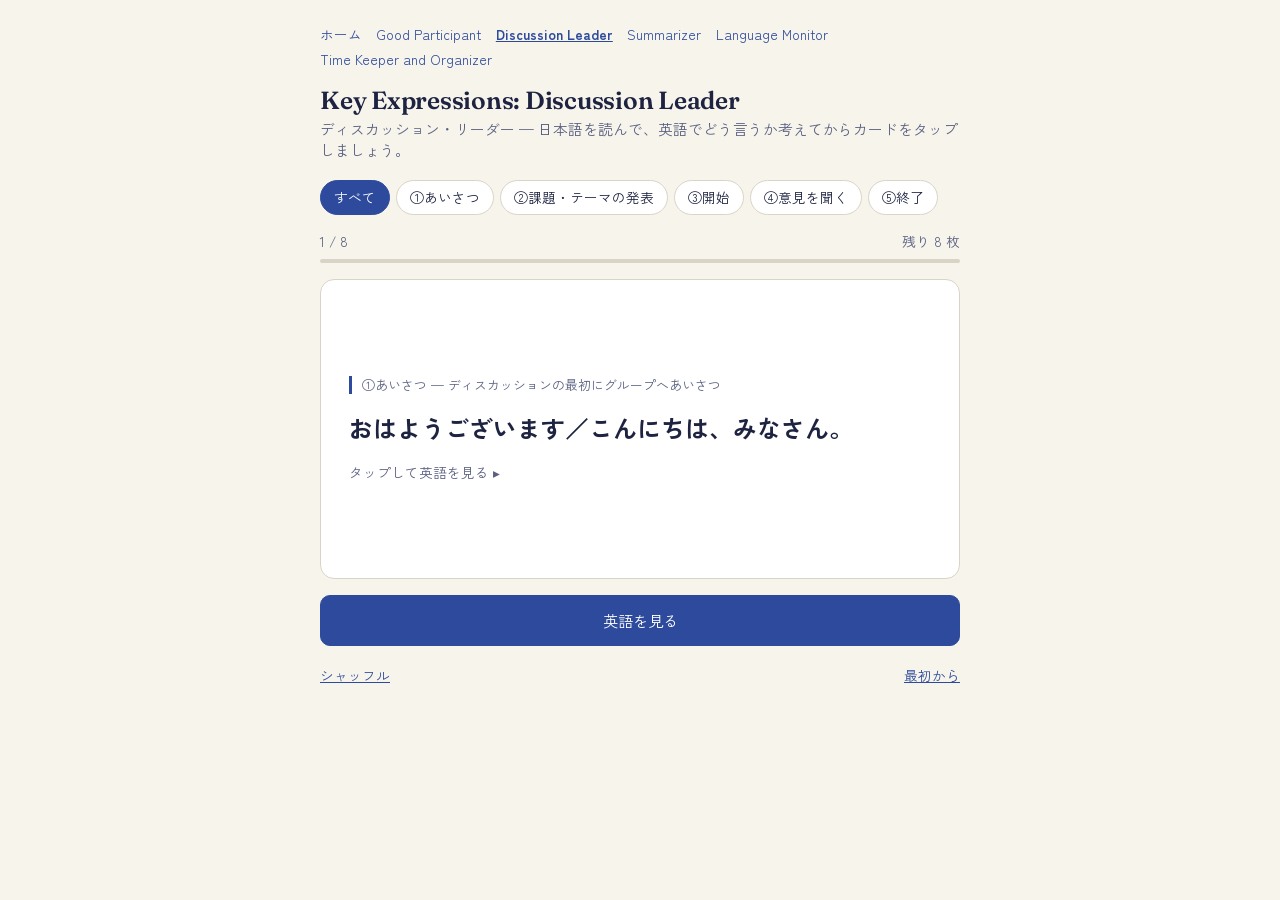
<file: leader.html>
<!DOCTYPE html>
<html lang="ja">
<head>
<meta charset="UTF-8">
<meta name="viewport" content="width=device-width, initial-scale=1.0">
<title>Discussion Leader — Key Expressions Flashcards</title>
<link rel="preconnect" href="https://fonts.googleapis.com">
<link href="https://fonts.googleapis.com/css2?family=Zen+Kaku+Gothic+New:wght@400;500;700&family=Fraunces:ital,opsz,wght@0,9..144,500;0,9..144,600;1,9..144,500&display=swap" rel="stylesheet">
<link rel="stylesheet" href="flashcards.css">
</head>
<body>
<nav class="nav"><a href="index.html">ホーム</a>
<a href="participant.html">Good Participant</a>
<a href="leader.html" aria-current="page">Discussion Leader</a>
<a href="summarizer.html">Summarizer</a>
<a href="monitor.html">Language Monitor</a>
<a href="timekeeper.html">Time Keeper and Organizer</a></nav>
<header>
  <h1>Key Expressions: Discussion Leader</h1>
  <p>ディスカッション・リーダー — 日本語を読んで、英語でどう言うか考えてからカードをタップしましょう。</p>
</header>

<div class="filters" id="filters" role="group" aria-label="カテゴリー"></div>

<div class="status"><span id="counter"></span><span id="remaining"></span></div>
<div class="bar"><i id="bar"></i></div>

<div class="card" id="card" tabindex="0" role="button" aria-label="カードをめくる">
  <span class="context" id="context"></span>
  <p class="jp" id="jp"></p>
  <p class="en" id="en"></p>
  <p class="hint">タップして英語を見る ▸</p>
</div>

<div class="actions">
  <button class="primary show" id="showBtn">英語を見る</button>
  <div class="grade">
    <button class="again" id="againBtn">もう一度 (Again)</button>
    <button class="good" id="goodBtn">覚えた (Got it)</button>
  </div>
</div>

<div class="tools">
  <button id="shuffleBtn">シャッフル</button>
  <button id="resetBtn">最初から</button>
</div>

<div class="done" id="done">
  <h2>Finished!</h2>
  <p id="doneMsg"></p>
  <div class="actions" style="margin:0"><button class="primary" id="restartBtn">もう一度練習する</button></div>
</div>

<script>
const DECK = {
  "cats": {
    "greet": "①あいさつ",
    "announce": "②課題・テーマの発表",
    "startd": "③開始",
    "ask": "④意見を聞く",
    "end": "⑤終了"
  },
  "cards": [
    {
      "c": "greet",
      "ctx": "ディスカッションの最初にグループへあいさつ",
      "jp": "おはようございます／こんにちは、みなさん。",
      "en": "Good morning / Hello, everyone."
    },
    {
      "c": "announce",
      "ctx": "今日の課題やテーマを伝えるとき",
      "jp": "私たちの課題（テーマ）は〜です。",
      "en": "Our task / topic is …"
    },
    {
      "c": "announce",
      "ctx": "やるべきことを説明するとき",
      "jp": "やることはこうです。私たちは〜することになっています。",
      "en": "Here's what we have to do. We're supposed to …"
    },
    {
      "c": "startd",
      "ctx": "話し合いを始める合図",
      "jp": "では、始めましょうか。",
      "en": "So, let's get started, shall we?"
    },
    {
      "c": "ask",
      "ctx": "メンバーに意見を求めるとき（基本）",
      "jp": "あなたはどうですか？このテーマについてどう思いますか？",
      "en": "How about you? What do you think about this topic?"
    },
    {
      "c": "ask",
      "ctx": "メンバーの見方・立場を聞くとき",
      "jp": "このテーマについて、あなたの見方（立場）はどうですか？",
      "en": "What's your view / position on this topic?"
    },
    {
      "c": "ask",
      "ctx": "メンバーの意見を聞くとき",
      "jp": "このテーマについて、あなたの意見は？",
      "en": "What's your opinion about this topic?"
    },
    {
      "c": "end",
      "ctx": "時間切れを伝えて締めくくるとき",
      "jp": "すみません、時間になりました。みなさん、よい話し合いをありがとうございました。",
      "en": "Sorry, that's all the time we have. Thanks, everyone, for a good discussion."
    }
  ]
};
</script>
<script src="flashcards.js"></script>
</body>
</html>
</file>
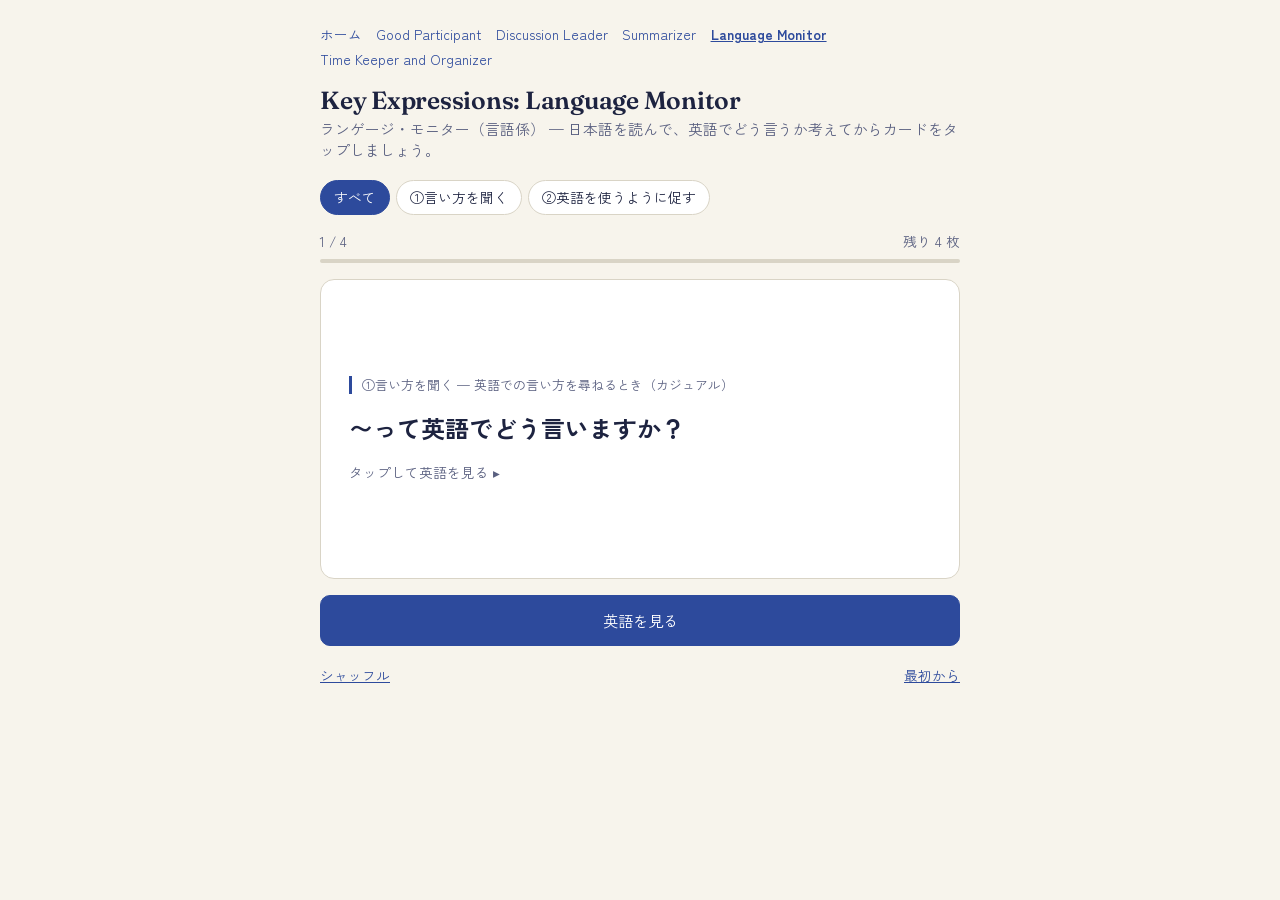
<file: monitor.html>
<!DOCTYPE html>
<html lang="ja">
<head>
<meta charset="UTF-8">
<meta name="viewport" content="width=device-width, initial-scale=1.0">
<title>Language Monitor — Key Expressions Flashcards</title>
<link rel="preconnect" href="https://fonts.googleapis.com">
<link href="https://fonts.googleapis.com/css2?family=Zen+Kaku+Gothic+New:wght@400;500;700&family=Fraunces:ital,opsz,wght@0,9..144,500;0,9..144,600;1,9..144,500&display=swap" rel="stylesheet">
<link rel="stylesheet" href="flashcards.css">
</head>
<body>
<nav class="nav"><a href="index.html">ホーム</a>
<a href="participant.html">Good Participant</a>
<a href="leader.html">Discussion Leader</a>
<a href="summarizer.html">Summarizer</a>
<a href="monitor.html" aria-current="page">Language Monitor</a>
<a href="timekeeper.html">Time Keeper and Organizer</a></nav>
<header>
  <h1>Key Expressions: Language Monitor</h1>
  <p>ランゲージ・モニター（言語係） — 日本語を読んで、英語でどう言うか考えてからカードをタップしましょう。</p>
</header>

<div class="filters" id="filters" role="group" aria-label="カテゴリー"></div>

<div class="status"><span id="counter"></span><span id="remaining"></span></div>
<div class="bar"><i id="bar"></i></div>

<div class="card" id="card" tabindex="0" role="button" aria-label="カードをめくる">
  <span class="context" id="context"></span>
  <p class="jp" id="jp"></p>
  <p class="en" id="en"></p>
  <p class="hint">タップして英語を見る ▸</p>
</div>

<div class="actions">
  <button class="primary show" id="showBtn">英語を見る</button>
  <div class="grade">
    <button class="again" id="againBtn">もう一度 (Again)</button>
    <button class="good" id="goodBtn">覚えた (Got it)</button>
  </div>
</div>

<div class="tools">
  <button id="shuffleBtn">シャッフル</button>
  <button id="resetBtn">最初から</button>
</div>

<div class="done" id="done">
  <h2>Finished!</h2>
  <p id="doneMsg"></p>
  <div class="actions" style="margin:0"><button class="primary" id="restartBtn">もう一度練習する</button></div>
</div>

<script>
const DECK = {
  "cats": {
    "help": "①言い方を聞く",
    "english": "②英語を使うように促す"
  },
  "cards": [
    {
      "c": "help",
      "ctx": "英語での言い方を尋ねるとき（カジュアル）",
      "jp": "〜って英語でどう言いますか？",
      "en": "How do you say …?"
    },
    {
      "c": "help",
      "ctx": "英語での言い方をグループに尋ねるとき",
      "jp": "〜は英語でどう言えばいいですか？",
      "en": "How can we say … in English?"
    },
    {
      "c": "english",
      "ctx": "日本語を使っているメンバーに注意するとき",
      "jp": "すみませんが、ディスカッション中は日本語を話さないでください。",
      "en": "Excuse me, but please don't speak Japanese during the discussion."
    },
    {
      "c": "english",
      "ctx": "英語で言い直すようお願いするとき",
      "jp": "それを英語で言ってもらえますか？",
      "en": "Could you say that in English, please?"
    }
  ]
};
</script>
<script src="flashcards.js"></script>
</body>
</html>
</file>
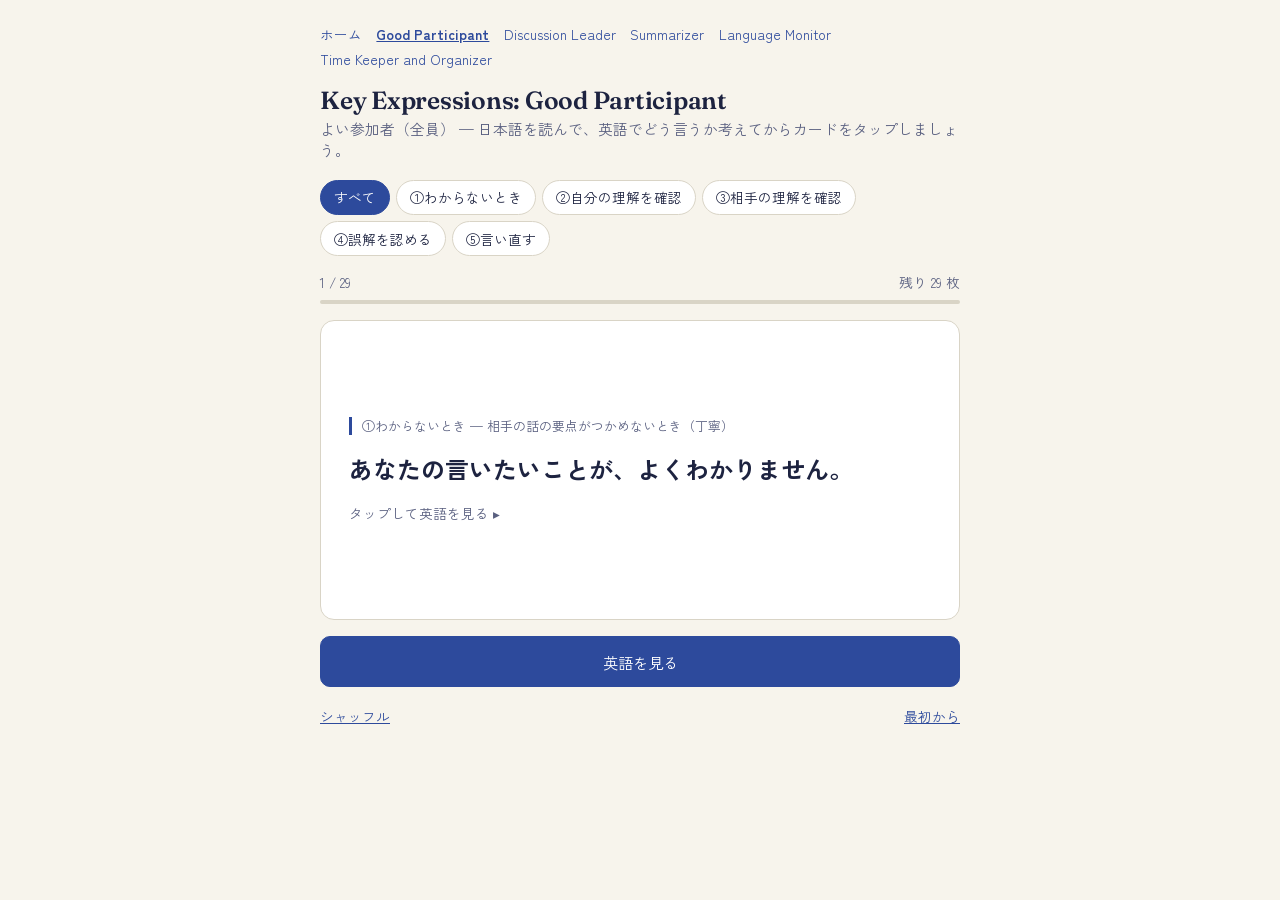
<file: participant.html>
<!DOCTYPE html>
<html lang="ja">
<head>
<meta charset="UTF-8">
<meta name="viewport" content="width=device-width, initial-scale=1.0">
<title>Good Participant — Key Expressions Flashcards</title>
<link rel="preconnect" href="https://fonts.googleapis.com">
<link href="https://fonts.googleapis.com/css2?family=Zen+Kaku+Gothic+New:wght@400;500;700&family=Fraunces:ital,opsz,wght@0,9..144,500;0,9..144,600;1,9..144,500&display=swap" rel="stylesheet">
<link rel="stylesheet" href="flashcards.css">
</head>
<body>
<nav class="nav"><a href="index.html">ホーム</a>
<a href="participant.html" aria-current="page">Good Participant</a>
<a href="leader.html">Discussion Leader</a>
<a href="summarizer.html">Summarizer</a>
<a href="monitor.html">Language Monitor</a>
<a href="timekeeper.html">Time Keeper and Organizer</a></nav>
<header>
  <h1>Key Expressions: Good Participant</h1>
  <p>よい参加者（全員） — 日本語を読んで、英語でどう言うか考えてからカードをタップしましょう。</p>
</header>

<div class="filters" id="filters" role="group" aria-label="カテゴリー"></div>

<div class="status"><span id="counter"></span><span id="remaining"></span></div>
<div class="bar"><i id="bar"></i></div>

<div class="card" id="card" tabindex="0" role="button" aria-label="カードをめくる">
  <span class="context" id="context"></span>
  <p class="jp" id="jp"></p>
  <p class="en" id="en"></p>
  <p class="hint">タップして英語を見る ▸</p>
</div>

<div class="actions">
  <button class="primary show" id="showBtn">英語を見る</button>
  <div class="grade">
    <button class="again" id="againBtn">もう一度 (Again)</button>
    <button class="good" id="goodBtn">覚えた (Got it)</button>
  </div>
</div>

<div class="tools">
  <button id="shuffleBtn">シャッフル</button>
  <button id="resetBtn">最初から</button>
</div>

<div class="done" id="done">
  <h2>Finished!</h2>
  <p id="doneMsg"></p>
  <div class="actions" style="margin:0"><button class="primary" id="restartBtn">もう一度練習する</button></div>
</div>

<script>
const DECK = {
  "cats": {
    "dont": "①わからないとき",
    "checkMe": "②自分の理解を確認",
    "checkYou": "③相手の理解を確認",
    "ack": "④誤解を認める",
    "rephrase": "⑤言い直す"
  },
  "cards": [
    {
      "c": "dont",
      "ctx": "相手の話の要点がつかめないとき（丁寧）",
      "jp": "あなたの言いたいことが、よくわかりません。",
      "en": "I'm not sure I fully understand what you're trying to say."
    },
    {
      "c": "dont",
      "ctx": "相手の発言の意味を正確に知りたいとき",
      "jp": "それは、正確にはどういう意味ですか？",
      "en": "What exactly do you mean by that?"
    },
    {
      "c": "dont",
      "ctx": "もう少し詳しく説明してほしいとき",
      "jp": "それについて、もう少し説明してもらえますか？",
      "en": "Could you explain a bit more what you mean by that?"
    },
    {
      "c": "dont",
      "ctx": "聞き取れなかったとき（丁寧）",
      "jp": "すみません、もう一度言ってもらえますか？",
      "en": "I'm sorry, but could you repeat that?"
    },
    {
      "c": "dont",
      "ctx": "意味を尋ねるとき（カジュアル）",
      "jp": "どういう意味ですか？",
      "en": "What do you mean?"
    },
    {
      "c": "dont",
      "ctx": "知らない言葉が出てきたとき",
      "jp": "〜って何ですか？",
      "en": "What is …?"
    },
    {
      "c": "dont",
      "ctx": "一言で聞き返すとき",
      "jp": "え、何ですか？（もう一度お願いします）",
      "en": "Pardon?"
    },
    {
      "c": "dont",
      "ctx": "聞き返すとき（カジュアル）",
      "jp": "もう一度言ってもらえますか？",
      "en": "Could you say that again?"
    },
    {
      "c": "dont",
      "ctx": "最後の言葉だけ聞き逃したとき",
      "jp": "すみません、最後の言葉は何でしたか？",
      "en": "Sorry, what was the last word?"
    },
    {
      "c": "checkMe",
      "ctx": "自分の理解を確認するとき（丁寧・長め）",
      "jp": "私の理解が正しければ、あなたが言っているのは〜ということですね。",
      "en": "If I understand you correctly, what you're saying is that …"
    },
    {
      "c": "checkMe",
      "ctx": "間違っていたら直してほしいと前置きするとき",
      "jp": "間違っていたら直してほしいのですが、〜と言っているようですね。",
      "en": "Correct me if I'm wrong, but you seem to be saying that …"
    },
    {
      "c": "checkMe",
      "ctx": "相手の意図をまとめて確認するとき",
      "jp": "正しく理解できていれば、〜という意味ですね。",
      "en": "If I've understood correctly, you mean …"
    },
    {
      "c": "checkMe",
      "ctx": "短く意味を確認するとき",
      "jp": "〜ということですか？",
      "en": "Do you mean …?"
    },
    {
      "c": "checkMe",
      "ctx": "相手の主張を確認するとき",
      "jp": "〜と言っているのですか？",
      "en": "Are you saying …?"
    },
    {
      "c": "checkMe",
      "ctx": "聞き取った内容を確認するとき",
      "jp": "〜と言いましたか？",
      "en": "Did you say …?"
    },
    {
      "c": "checkMe",
      "ctx": "確認して同意を求めるとき（カジュアル）",
      "jp": "つまり〜ということですよね？",
      "en": "So, you mean …, right?"
    },
    {
      "c": "checkMe",
      "ctx": "自分のまとめが合っているか聞くとき",
      "jp": "これで合っていますか？",
      "en": "Have I got this right?"
    },
    {
      "c": "checkYou",
      "ctx": "一言で相手の理解を確認するとき",
      "jp": "いいですか？（わかりましたか？）",
      "en": "Okay?"
    },
    {
      "c": "checkYou",
      "ctx": "説明が伝わったか確認するとき",
      "jp": "わかりましたか？（はっきりしていますか？）",
      "en": "Is that clear?"
    },
    {
      "c": "checkYou",
      "ctx": "話についてきているか確認するとき",
      "jp": "ついてきていますか？",
      "en": "Are you with me?"
    },
    {
      "c": "checkYou",
      "ctx": "自分の発言が理解されたか確認するとき",
      "jp": "私が言ったこと、わかりましたか？",
      "en": "Could you understand what I said?"
    },
    {
      "c": "checkYou",
      "ctx": "言いたいことが伝わったか確認するとき",
      "jp": "私の言いたいこと、わかりますか？",
      "en": "Do you get what I mean?"
    },
    {
      "c": "ack",
      "ctx": "誤解されたと気づいたとき",
      "jp": "すみません、それは私が言いたかったことと少し違います。",
      "en": "I'm sorry, that isn't quite what I meant."
    },
    {
      "c": "ack",
      "ctx": "自分の説明不足を認めるとき",
      "jp": "私の説明がわかりにくかったかもしれません。",
      "en": "Perhaps I haven't made myself clear."
    },
    {
      "c": "ack",
      "ctx": "誤解があると丁寧に指摘するとき",
      "jp": "少し誤解があるようです。",
      "en": "I'm afraid there seems to be a slight misunderstanding."
    },
    {
      "c": "rephrase",
      "ctx": "別の言い方で説明し直すとき",
      "jp": "別の言い方をしますね。",
      "en": "Let me put it another way."
    },
    {
      "c": "rephrase",
      "ctx": "言いたかったことを説明し直すとき",
      "jp": "私が言おうとしていたのは〜です。",
      "en": "What I was trying to say was …"
    },
    {
      "c": "rephrase",
      "ctx": "本当の意図を伝え直すとき",
      "jp": "私が言いたかったのは〜です。",
      "en": "What I meant was …"
    },
    {
      "c": "rephrase",
      "ctx": "言い直す前の一言（やや丁寧）",
      "jp": "言い直させてください。",
      "en": "Allow me to rephrase that."
    }
  ]
};
</script>
<script src="flashcards.js"></script>
</body>
</html>
</file>
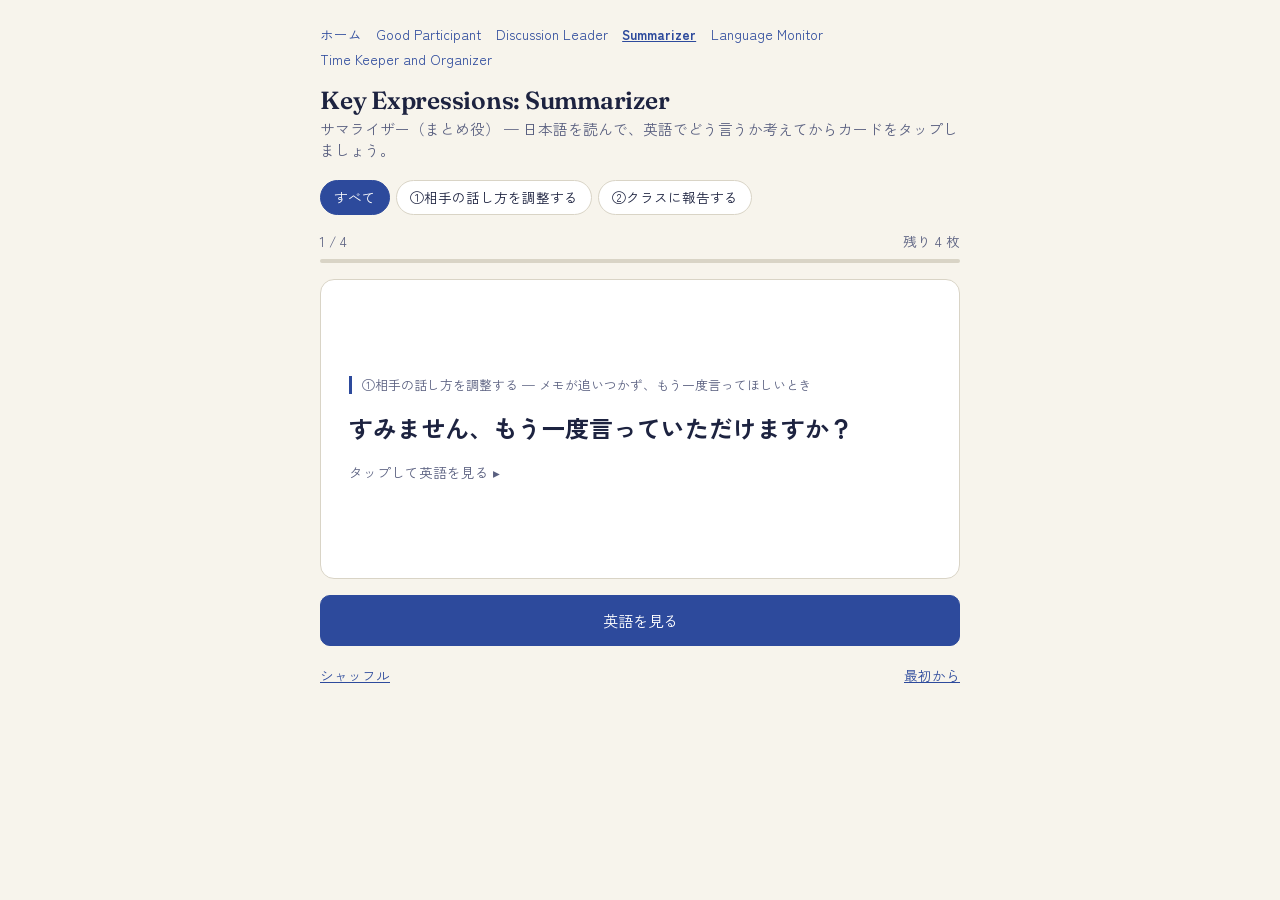
<file: summarizer.html>
<!DOCTYPE html>
<html lang="ja">
<head>
<meta charset="UTF-8">
<meta name="viewport" content="width=device-width, initial-scale=1.0">
<title>Summarizer — Key Expressions Flashcards</title>
<link rel="preconnect" href="https://fonts.googleapis.com">
<link href="https://fonts.googleapis.com/css2?family=Zen+Kaku+Gothic+New:wght@400;500;700&family=Fraunces:ital,opsz,wght@0,9..144,500;0,9..144,600;1,9..144,500&display=swap" rel="stylesheet">
<link rel="stylesheet" href="flashcards.css">
</head>
<body>
<nav class="nav"><a href="index.html">ホーム</a>
<a href="participant.html">Good Participant</a>
<a href="leader.html">Discussion Leader</a>
<a href="summarizer.html" aria-current="page">Summarizer</a>
<a href="monitor.html">Language Monitor</a>
<a href="timekeeper.html">Time Keeper and Organizer</a></nav>
<header>
  <h1>Key Expressions: Summarizer</h1>
  <p>サマライザー（まとめ役） — 日本語を読んで、英語でどう言うか考えてからカードをタップしましょう。</p>
</header>

<div class="filters" id="filters" role="group" aria-label="カテゴリー"></div>

<div class="status"><span id="counter"></span><span id="remaining"></span></div>
<div class="bar"><i id="bar"></i></div>

<div class="card" id="card" tabindex="0" role="button" aria-label="カードをめくる">
  <span class="context" id="context"></span>
  <p class="jp" id="jp"></p>
  <p class="en" id="en"></p>
  <p class="hint">タップして英語を見る ▸</p>
</div>

<div class="actions">
  <button class="primary show" id="showBtn">英語を見る</button>
  <div class="grade">
    <button class="again" id="againBtn">もう一度 (Again)</button>
    <button class="good" id="goodBtn">覚えた (Got it)</button>
  </div>
</div>

<div class="tools">
  <button id="shuffleBtn">シャッフル</button>
  <button id="resetBtn">最初から</button>
</div>

<div class="done" id="done">
  <h2>Finished!</h2>
  <p id="doneMsg"></p>
  <div class="actions" style="margin:0"><button class="primary" id="restartBtn">もう一度練習する</button></div>
</div>

<script>
const DECK = {
  "cats": {
    "regulate": "①相手の話し方を調整する",
    "report": "②クラスに報告する"
  },
  "cards": [
    {
      "c": "regulate",
      "ctx": "メモが追いつかず、もう一度言ってほしいとき",
      "jp": "すみません、もう一度言っていただけますか？",
      "en": "I'm sorry, could you say that again, please?"
    },
    {
      "c": "regulate",
      "ctx": "話すスピードが速すぎるとき",
      "jp": "すみません、もう少しゆっくり話していただけますか？",
      "en": "I'm sorry, could you speak more slowly, please?"
    },
    {
      "c": "report",
      "ctx": "グループの意見をクラスに報告するとき",
      "jp": "私たちのグループは〜と言いました。",
      "en": "Our group said that …"
    },
    {
      "c": "report",
      "ctx": "話し合った内容をクラスに報告するとき",
      "jp": "私たちのグループは〜について話し合いました。",
      "en": "Our group discussed …"
    }
  ]
};
</script>
<script src="flashcards.js"></script>
</body>
</html>
</file>
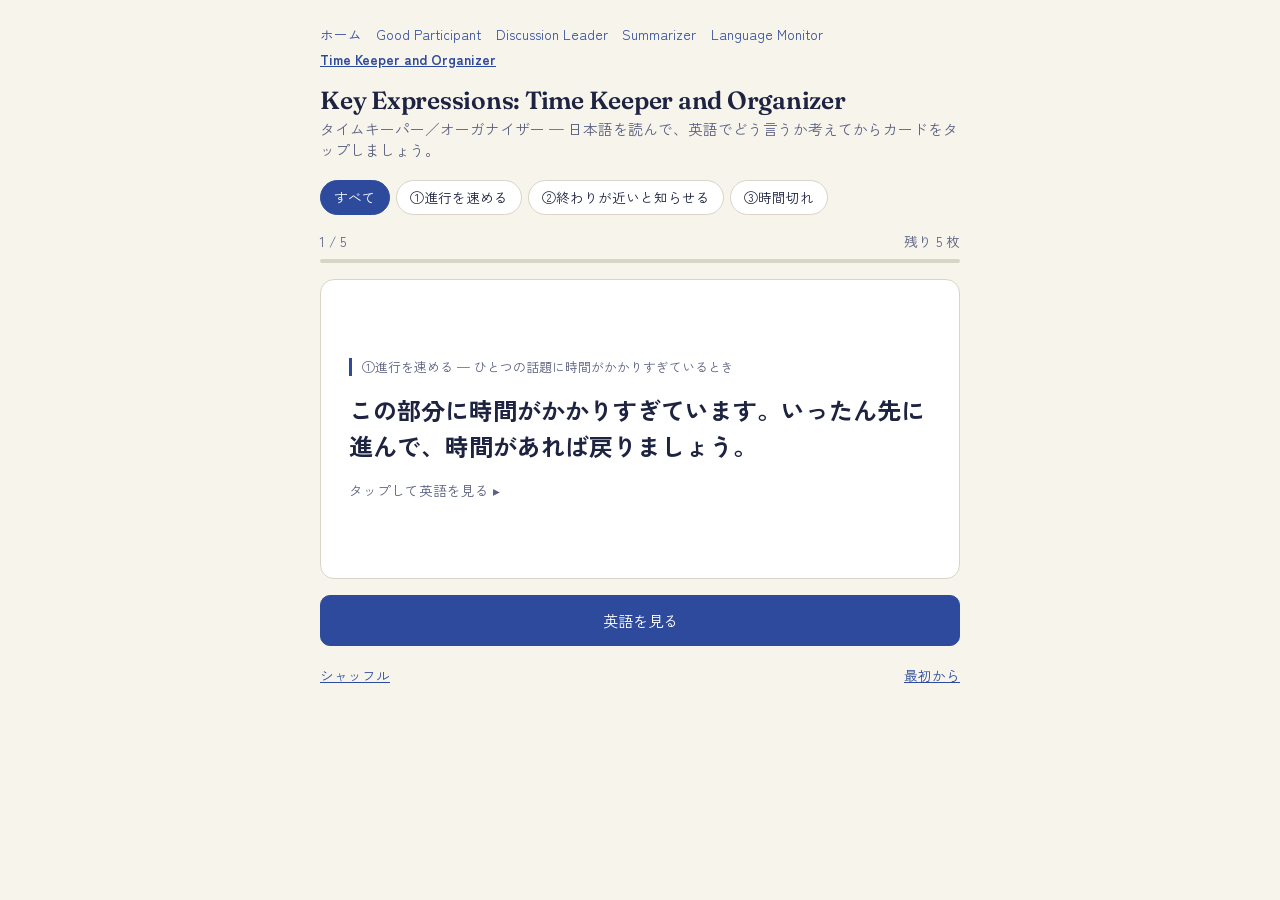
<file: timekeeper.html>
<!DOCTYPE html>
<html lang="ja">
<head>
<meta charset="UTF-8">
<meta name="viewport" content="width=device-width, initial-scale=1.0">
<title>Time Keeper and Organizer — Key Expressions Flashcards</title>
<link rel="preconnect" href="https://fonts.googleapis.com">
<link href="https://fonts.googleapis.com/css2?family=Zen+Kaku+Gothic+New:wght@400;500;700&family=Fraunces:ital,opsz,wght@0,9..144,500;0,9..144,600;1,9..144,500&display=swap" rel="stylesheet">
<link rel="stylesheet" href="flashcards.css">
</head>
<body>
<nav class="nav"><a href="index.html">ホーム</a>
<a href="participant.html">Good Participant</a>
<a href="leader.html">Discussion Leader</a>
<a href="summarizer.html">Summarizer</a>
<a href="monitor.html">Language Monitor</a>
<a href="timekeeper.html" aria-current="page">Time Keeper and Organizer</a></nav>
<header>
  <h1>Key Expressions: Time Keeper and Organizer</h1>
  <p>タイムキーパー／オーガナイザー — 日本語を読んで、英語でどう言うか考えてからカードをタップしましょう。</p>
</header>

<div class="filters" id="filters" role="group" aria-label="カテゴリー"></div>

<div class="status"><span id="counter"></span><span id="remaining"></span></div>
<div class="bar"><i id="bar"></i></div>

<div class="card" id="card" tabindex="0" role="button" aria-label="カードをめくる">
  <span class="context" id="context"></span>
  <p class="jp" id="jp"></p>
  <p class="en" id="en"></p>
  <p class="hint">タップして英語を見る ▸</p>
</div>

<div class="actions">
  <button class="primary show" id="showBtn">英語を見る</button>
  <div class="grade">
    <button class="again" id="againBtn">もう一度 (Again)</button>
    <button class="good" id="goodBtn">覚えた (Got it)</button>
  </div>
</div>

<div class="tools">
  <button id="shuffleBtn">シャッフル</button>
  <button id="resetBtn">最初から</button>
</div>

<div class="done" id="done">
  <h2>Finished!</h2>
  <p id="doneMsg"></p>
  <div class="actions" style="margin:0"><button class="primary" id="restartBtn">もう一度練習する</button></div>
</div>

<script>
const DECK = {
  "cats": {
    "faster": "①進行を速める",
    "wrap": "②終わりが近いと知らせる",
    "stop": "③時間切れ"
  },
  "cards": [
    {
      "c": "faster",
      "ctx": "ひとつの話題に時間がかかりすぎているとき",
      "jp": "この部分に時間がかかりすぎています。いったん先に進んで、時間があれば戻りましょう。",
      "en": "This part is going on for too long. Let's move on for now and come back to it if we still have time."
    },
    {
      "c": "faster",
      "ctx": "時間が足りないのでペースを上げたいとき",
      "jp": "少し時間が足りないので、もう少しペースを上げましょう。",
      "en": "We're a bit short on time, so we need to pick up the pace a little."
    },
    {
      "c": "wrap",
      "ctx": "残り1分を知らせるとき",
      "jp": "あと1分しかないので、まとめに入りましょう。",
      "en": "We only have a minute left, so we need to wrap up."
    },
    {
      "c": "stop",
      "ctx": "話の途中で止めるとき（丁寧）",
      "jp": "話の途中ですみませんが、ここで止めなければなりません。",
      "en": "Sorry to interrupt, but we have to stop now."
    },
    {
      "c": "stop",
      "ctx": "時間切れを一言で知らせるとき",
      "jp": "時間です。",
      "en": "Time's up."
    }
  ]
};
</script>
<script src="flashcards.js"></script>
</body>
</html>
</file>
<file: flashcards.css>
:root{--paper:#f7f4ec;--ink:#1d2340;--ink-soft:#5a6080;--line:#d9d4c6;--card:#ffffff;--accent:#2d4a9c;--accent-ink:#ffffff;--mark:#ffe58a;--good:#2f7a4d;--again:#a94b3c;}
@media (prefers-color-scheme: dark){:root:not([data-theme="light"]){--paper:#171a26;--ink:#eceaf2;--ink-soft:#a4a8c0;--line:#33384c;--card:#222638;--accent:#8fa6ee;--accent-ink:#121526;--mark:#5b4f1c;--good:#6fbf8a;--again:#e08a7c;}}
:root[data-theme="dark"]{--paper:#171a26;--ink:#eceaf2;--ink-soft:#a4a8c0;--line:#33384c;--card:#222638;--accent:#8fa6ee;--accent-ink:#121526;--mark:#5b4f1c;--good:#6fbf8a;--again:#e08a7c;}
*{box-sizing:border-box}
body{margin:0;background:var(--paper);color:var(--ink);font-family:"Zen Kaku Gothic New","Hiragino Kaku Gothic ProN","Noto Sans JP",system-ui,sans-serif;min-height:100vh;display:flex;flex-direction:column;align-items:center;padding:1.5rem 1rem 3rem;}
a{color:var(--accent)}
.nav{width:100%;max-width:640px;font-size:.85rem;margin-bottom:1rem;display:flex;flex-wrap:wrap;gap:.3rem .9rem}
.nav a{text-decoration:none}
.nav a[aria-current]{font-weight:700;text-decoration:underline}
header{width:100%;max-width:640px;margin-bottom:1.25rem}
h1{font-family:"Fraunces",Georgia,serif;font-weight:600;font-size:1.55rem;margin:0 0 .2rem;letter-spacing:-.01em;}
header p{margin:0;color:var(--ink-soft);font-size:.92rem}
.filters{display:flex;flex-wrap:wrap;gap:.4rem;width:100%;max-width:640px;margin-bottom:1rem}
.filters button{font:inherit;font-size:.85rem;padding:.4rem .8rem;border-radius:999px;border:1px solid var(--line);background:var(--card);color:var(--ink);cursor:pointer;}
.filters button[aria-pressed="true"]{background:var(--accent);color:var(--accent-ink);border-color:var(--accent)}
.filters button:focus-visible,.card:focus-visible,.actions button:focus-visible{outline:3px solid var(--accent);outline-offset:2px}
.status{width:100%;max-width:640px;display:flex;justify-content:space-between;align-items:center;color:var(--ink-soft);font-size:.85rem;margin-bottom:.5rem}
.bar{height:4px;background:var(--line);border-radius:2px;width:100%;max-width:640px;margin-bottom:1rem;overflow:hidden}
.bar > i{display:block;height:100%;background:var(--accent);width:0%;transition:width .25s}
.card{width:100%;max-width:640px;min-height:300px;background:var(--card);border:1px solid var(--line);border-radius:14px;padding:2rem 1.75rem;cursor:pointer;display:flex;flex-direction:column;justify-content:center;gap:1rem;position:relative;user-select:none;}
.context{align-self:flex-start;font-size:.8rem;color:var(--ink-soft);border-left:3px solid var(--accent);padding-left:.6rem;line-height:1.4;}
.jp{font-size:1.5rem;font-weight:700;line-height:1.5;margin:0}
.hint{color:var(--ink-soft);font-size:.85rem;margin:0}
.en{display:none;margin:0;font-family:"Fraunces",Georgia,serif;font-weight:500;font-size:1.55rem;line-height:1.4;padding:.1em .3em;background:linear-gradient(transparent 55%, var(--mark) 55%);border-radius:3px;align-self:flex-start;}
.card.revealed .en{display:inline-block}
.card.revealed .hint{display:none}
.card.revealed .jp{font-size:1.05rem;font-weight:500;color:var(--ink-soft)}
.actions{width:100%;max-width:640px;display:flex;gap:.6rem;margin-top:1rem;flex-wrap:wrap}
.actions button{flex:1;font:inherit;font-size:.95rem;padding:.85rem 1rem;border-radius:10px;cursor:pointer;border:1px solid var(--line);background:var(--card);color:var(--ink);}
.actions button.primary{background:var(--accent);color:var(--accent-ink);border-color:var(--accent)}
.actions button.again{color:var(--again);border-color:var(--again)}
.actions button.good{color:var(--good);border-color:var(--good)}
.grade{display:none;width:100%;gap:.6rem}
.card.revealed ~ .actions .grade{display:flex}
.card.revealed ~ .actions .show{display:none}
.tools{width:100%;max-width:640px;display:flex;justify-content:space-between;margin-top:.9rem;font-size:.85rem}
.tools button{font:inherit;font-size:.85rem;background:none;border:none;color:var(--accent);cursor:pointer;padding:.3rem 0;text-decoration:underline}
.done{width:100%;max-width:640px;background:var(--card);border:1px solid var(--line);border-radius:14px;padding:2rem;text-align:center;display:none}
.done h2{font-family:"Fraunces",Georgia,serif;margin:0 0 .5rem}
.done p{color:var(--ink-soft);margin:0 0 1rem}
.decks{width:100%;max-width:640px;display:grid;gap:.75rem;list-style:none;padding:0;margin:0}
.decks a{display:block;background:var(--card);border:1px solid var(--line);border-radius:14px;padding:1.1rem 1.25rem;text-decoration:none;color:var(--ink)}
.decks strong{font-family:"Fraunces",Georgia,serif;font-weight:600;font-size:1.15rem;display:block}
.decks span{color:var(--ink-soft);font-size:.88rem}
@media (prefers-reduced-motion: reduce){.bar > i{transition:none}}
@media (max-width:480px){.jp{font-size:1.25rem}.en{font-size:1.3rem}.card{padding:1.5rem 1.25rem;min-height:260px}}
</file>
